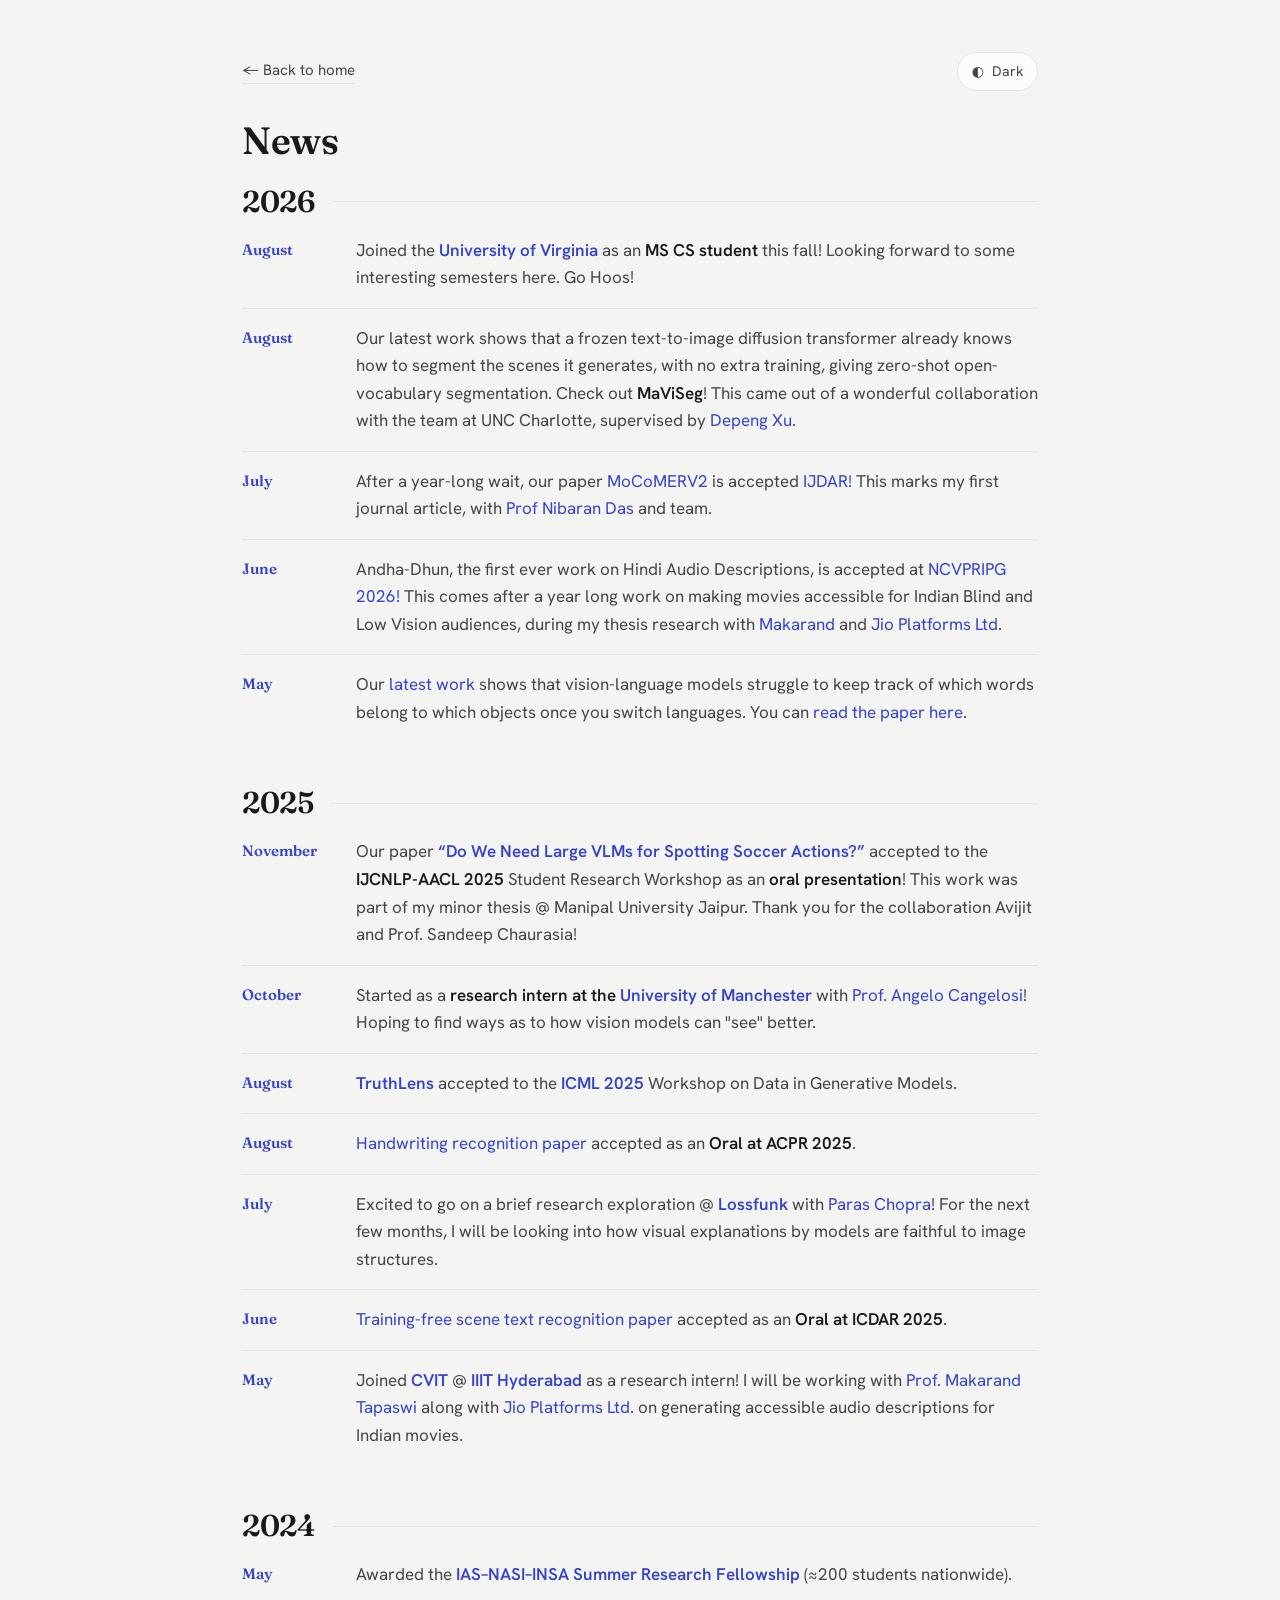
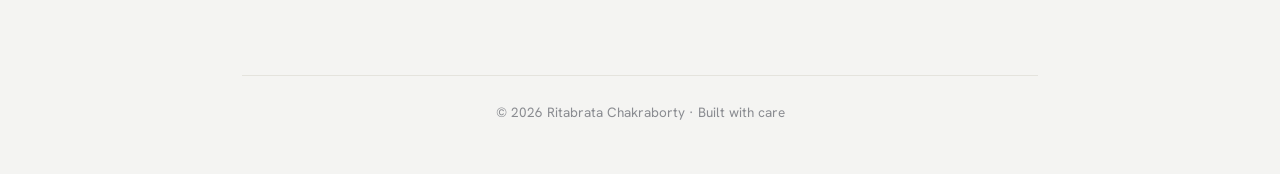
<file: news.html>
<!doctype html>
<html lang="en">
<head>
<meta charset="utf-8">
<meta name="viewport" content="width=device-width, initial-scale=1">
<meta name="description" content="News archive — Ritabrata Chakraborty">
<meta name="author" content="Ritabrata Chakraborty">
<title>News · Ritabrata Chakraborty</title>

<link rel="preconnect" href="https://fonts.googleapis.com">
<link rel="preconnect" href="https://fonts.gstatic.com" crossorigin>
<link href="https://fonts.googleapis.com/css2?family=Fraunces:opsz,wght@9..144,400;9..144,500;9..144,600;9..144,700&family=Hanken+Grotesk:wght@400;500;600;700&display=swap" rel="stylesheet">

<style>
/* Palette — "Studio": matches index.html. Retune via --accent only. */
:root{
  --paper:#f4f4f2;
  --paper-2:#ebebe7;
  --ink:#18191b;
  --ink-soft:#43454a;
  --muted:#8a8c91;
  --line:#e4e3dd;
  --accent:#3644c9;
  --accent-soft:#3644c914;
  --card:#fcfcfb;
  --shadow:0 1px 3px rgba(20,20,25,.05);
  --maxw:840px;
}
html[data-theme="dark"]{
  --paper:#0e0f11;
  --paper-2:#16171a;
  --ink:#ececee;
  --ink-soft:#b6b8bd;
  --muted:#7b7d83;
  --line:#25262a;
  --accent:#8b97fa;
  --accent-soft:#8b97fa1f;
  --card:#151619;
  --shadow:0 1px 3px rgba(0,0,0,.35);
}
*{box-sizing:border-box;}
html,body{margin:0;padding:0;}
body{
  background:var(--paper);
  color:var(--ink);
  font-family:"Hanken Grotesk", system-ui, sans-serif;
  font-size:17px;
  line-height:1.62;
  -webkit-font-smoothing:antialiased;
  transition:background .35s ease, color .35s ease;
}
a{color:var(--accent); text-decoration:none;}
a:hover{text-decoration:underline; text-underline-offset:3px;}
.wrap{max-width:var(--maxw); margin:0 auto; padding:0 22px;}

header{padding:52px 0 8px;}
.topbar{display:flex; justify-content:space-between; align-items:center; margin-bottom:30px;}
.back{
  color:var(--ink-soft); font-size:15px; border-bottom:1px solid var(--line); padding-bottom:1px;
}
.back:hover{color:var(--accent); border-color:var(--accent); text-decoration:none;}
.toggle{
  display:inline-flex; align-items:center; gap:8px;
  background:var(--card); border:1px solid var(--line); color:var(--ink-soft);
  border-radius:999px; padding:7px 14px; cursor:pointer; font:inherit; font-size:14px;
  transition:border-color .2s, color .2s, transform .12s;
}
.toggle:hover{border-color:var(--accent); color:var(--accent); transform:translateY(-1px);}
h1{
  font-family:"Fraunces", serif; font-weight:600; font-size:38px;
  line-height:1.05; margin:0 0 6px; letter-spacing:-.5px;
}
.sub{color:var(--muted); margin:0 0 6px; font-size:16px;}

/* ---------- Year header ---------- */
.year{
  display:flex; align-items:center; gap:18px;
  margin:46px 0 4px;
}
.year::after{
  content:""; flex:1 1 auto; height:1px; background:var(--line);
}
.year span{
  font-family:"Fraunces", serif; font-weight:600; font-size:30px;
  line-height:1; letter-spacing:-.5px; color:var(--ink);
  flex:0 0 auto;
}
.year:first-child{margin-top:6px;}

/* ---------- News items ---------- */
.news-item{
  display:grid; grid-template-columns:96px 1fr; gap:18px;
  padding:16px 0; border-bottom:1px solid var(--line);
}
.news-item:last-child{border-bottom:none;}
.news-item:has(+ .year){border-bottom:none;}
.news-date{
  font-family:"Fraunces", serif; color:var(--accent);
  font-size:15px; font-weight:600; padding-top:1px; white-space:nowrap;
}
.news-body{color:var(--ink-soft);}
.news-body b{color:var(--ink); font-weight:600;}

.list{padding:6px 0 70px;}
.foot{
  text-align:center; color:var(--muted); font-size:13.5px;
  padding:26px 0 50px; border-top:1px solid var(--line);
}
@media (max-width:620px){
  h1{font-size:31px;}
  .year{gap:12px; margin-top:36px;}
  .year span{font-size:26px;}
  .news-item{grid-template-columns:82px 1fr; gap:12px;}
  .news-date{font-size:14px;}
}
</style>
</head>
<body>
<div class="wrap">

  <header>
    <div class="topbar">
      <a class="back" href="index.html#news">← Back to home</a>
      <button class="toggle" id="themeBtn" aria-label="Toggle theme">
        <span id="themeIcon">◐</span><span id="themeLabel">Dark</span>
      </button>
    </div>
    <h1>News</h1>
    <p class="sub"></p>
  </header>

  <!--
    To add news: drop a new .news-item at the top of the right year block.
    Keep data-year on the item — index.html reads it to rebuild these
    year headers for the 7 latest entries. The .news-date holds the month only.
  -->
  <section class="list">

    <div class="year"><span>2026</span></div>


        <div class="news-item" data-year="2026">
      <div class="news-date">August</div>
      <div class="news-body">Joined the <b><a href="https://www.cs.virginia.edu/">University of Virginia</a></b> as an <b>MS CS student</b> this fall! Looking forward to some interesting semesters here. Go Hoos!</div>
    </div>
    <div class="news-item" data-year="2026">
      <div class="news-date">August</div>
      <div class="news-body">Our latest work shows that a frozen text-to-image diffusion transformer already knows how to segment the scenes it generates, with no extra training, giving zero-shot open-vocabulary segmentation. Check out <a href="https://arxiv.org/abs/2608.05878"><b>MaViSeg</b></a>! This came out of a wonderful collaboration with the team at UNC Charlotte, supervised by <a href="https://scholar.google.com/citations?user=GIVbIEgAAAAJ&hl=en">Depeng Xu</a>.</div>
    </div>

    <div class="news-item" data-year="2026">
      <div class="news-date">July</div>
      <div class="news-body">After a year-long wait, our paper <a href="https://github.com/pramaniksandip/MoCoMER-V2">MoCoMERV2</a> is accepted <a href="https://link.springer.com/journal/10032">IJDAR!</a>
      This marks my first journal article, with <a href="https://scholar.google.co.in/citations?hl=en&user=vMx63B4AAAAJ&view_op=list_works&sortby=pubdate">Prof Nibaran Das</a>
      and team.</div>
    </div>

    <div class="news-item" data-year="2026">
      <div class="news-date">June</div>
      <div class="news-body">Andha-Dhun, the first ever work on Hindi Audio Descriptions, is accepted at <a href="https://ncvpripg2026.lnmiit.ac.in/">NCVPRIPG 2026!</a>
      This comes after a year long work on making movies accessible for Indian Blind and Low Vision audiences, during my thesis research with <a href="https://makarandtapaswi.github.io/">Makarand</a>
      and <a href="https://www.jio.com/platforms/">Jio Platforms Ltd</a>.</div>
    </div>

    <div class="news-item" data-year="2026">
      <div class="news-date">May</div>
      <div class="news-body">Our <a href="https://openreview.net/forum?id=AJkmF1yHVO">latest work</a> shows that vision-language models struggle to keep track of which words belong to which objects once you switch languages. You can <a href="https://openreview.net/pdf?id=AJkmF1yHVO">read the paper here</a>.</div>
    </div>

    <div class="year"><span>2025</span></div>

    <div class="news-item" data-year="2025">
      <div class="news-date">November</div>
      <div class="news-body">Our paper <b><a href="https://arxiv.org/abs/2506.17144">“Do We Need Large VLMs for Spotting Soccer Actions?”</a></b> accepted to the <b>IJCNLP-AACL 2025</b> Student Research Workshop as an <b>oral presentation</b>!
      This work was part of my minor thesis @ Manipal University Jaipur. Thank you for the collaboration Avijit and Prof. Sandeep Chaurasia!</div>
    </div>

    <div class="news-item" data-year="2025">
      <div class="news-date">October</div>
      <div class="news-body">Started as a <b>research intern at the <a href="https://www.manchester.ac.uk/">University of Manchester</a></b> with <a href="https://research.manchester.ac.uk/en/persons/angelo.cangelosi/">Prof. Angelo Cangelosi</a>! Hoping to find ways as to how vision models can "see" better.</div>
    </div>

    <div class="news-item" data-year="2025">
      <div class="news-date">August</div>
      <div class="news-body"><b><a href="https://openreview.net/pdf?id=Eduqrz32U7">TruthLens</a></b> accepted to the <b><a href="https://icml.cc/virtual/2025/51033">ICML 2025</a></b> Workshop on Data in Generative Models.</div>
    </div>

    <div class="news-item" data-year="2025">
      <div class="news-date">August</div>
      <div class="news-body"><a href="https://arxiv.org/abs/2506.20255">Handwriting recognition paper</a> accepted as an <b>Oral at ACPR 2025</b>.</div>
    </div>

    <div class="news-item" data-year="2025">
      <div class="news-date">July</div>
      <div class="news-body">Excited to go on a brief research exploration @ <b><a href="https://lossfunk.com/">Lossfunk</a></b> with <a href="https://invertedpassion.com/">Paras Chopra</a>! For the next few months, I will be looking into how visual explanations by models are
      faithful to image structures.</div>
    </div>

    <div class="news-item" data-year="2025">
      <div class="news-date">June</div>
      <div class="news-body"><a href="https://arxiv.org/abs/2503.15639">Training-free scene text recognition paper</a> accepted as an <b>Oral at ICDAR 2025</b>.</div>
    </div>

    <div class="news-item" data-year="2025">
      <div class="news-date">May</div>
      <div class="news-body">Joined <b><a href="https://cvit.iiit.ac.in/">CVIT</a></b> @ <b><a href="https://www.iiit.ac.in/">IIIT Hyderabad</a></b> as a research intern! I will be working with <a href="https://makarandtapaswi.github.io/">Prof. Makarand Tapaswi</a> along with <a href="https://www.jio.com/platforms/">Jio Platforms Ltd.</a> on generating accessible
      audio descriptions for Indian movies.</div>
    </div>

    <div class="year"><span>2024</span></div>

    <div class="news-item" data-year="2024">
      <div class="news-date">May</div>
      <div class="news-body">Awarded the <b><a href="https://webjapps.ias.ac.in/SEP/SummerFellowships.jsp">IAS–NASI–INSA Summer Research Fellowship</a></b> (≈200 students nationwide).</div>
    </div>

  </section>

  <div class="foot">© <span id="yr"></span> Ritabrata Chakraborty · Built with care</div>
</div>

<script>
  var root = document.documentElement;
  var icon = document.getElementById('themeIcon');
  var label = document.getElementById('themeLabel');
  function getStored(){ try{ return localStorage.getItem('theme'); }catch(e){ return null; } }
  function store(v){ try{ localStorage.setItem('theme', v); }catch(e){} }
  function applyTheme(t){
    root.setAttribute('data-theme', t);
    icon.textContent = t === 'dark' ? '◑' : '◐';
    label.textContent = t === 'dark' ? 'Light' : 'Dark';
  }
  var saved = getStored();
  var prefersDark = window.matchMedia && window.matchMedia('(prefers-color-scheme: dark)').matches;
  applyTheme(saved || (prefersDark ? 'dark' : 'light'));
  document.getElementById('themeBtn').addEventListener('click', function(){
    var next = root.getAttribute('data-theme') === 'dark' ? 'light' : 'dark';
    applyTheme(next); store(next);
  });
  document.getElementById('yr').textContent = new Date().getFullYear();
</script>
</body>
</html>
</file>
